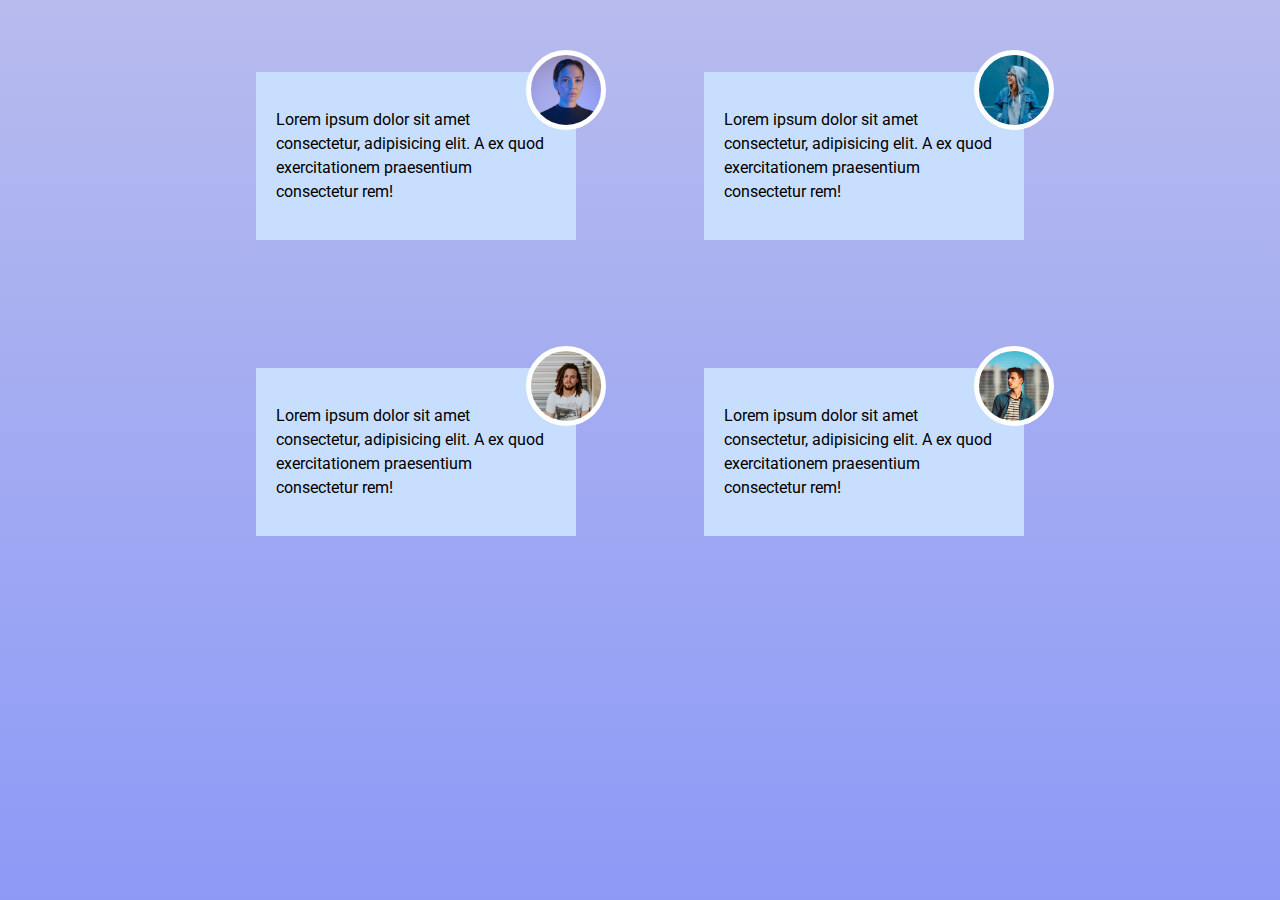
<file: 01. Variables/index.html>
<html lang="en">
  <head>
    <meta charset="UTF-8" />
    <meta http-equiv="X-UA-Compatible" content="IE=edge" />
    <meta name="viewport" content="width=device-width, initial-scale=1.0" />
    <title>Variables</title>
    <link rel="stylesheet" href="index.css" />
  </head>
  <body>
    <section class="container">
      <section class="card">
        <div class="img img-one"></div>
        <p class="info">
          Lorem ipsum dolor sit amet consectetur, adipisicing elit. A ex quod
          exercitationem praesentium consectetur rem!
        </p>
      </section>
      <section class="card">
        <div class="img img-two"></div>
        <p class="info">
          Lorem ipsum dolor sit amet consectetur, adipisicing elit. A ex quod
          exercitationem praesentium consectetur rem!
        </p>
      </section>
      <section class="card">
        <div class="img img-three"></div>
        <p class="info">
          Lorem ipsum dolor sit amet consectetur, adipisicing elit. A ex quod
          exercitationem praesentium consectetur rem!
        </p>
      </section>
      <section class="card">
        <div class="img img-four"></div>
        <p class="info">
          Lorem ipsum dolor sit amet consectetur, adipisicing elit. A ex quod
          exercitationem praesentium consectetur rem!
        </p>
      </section>
    </section>
  </body>
</html>
</file>
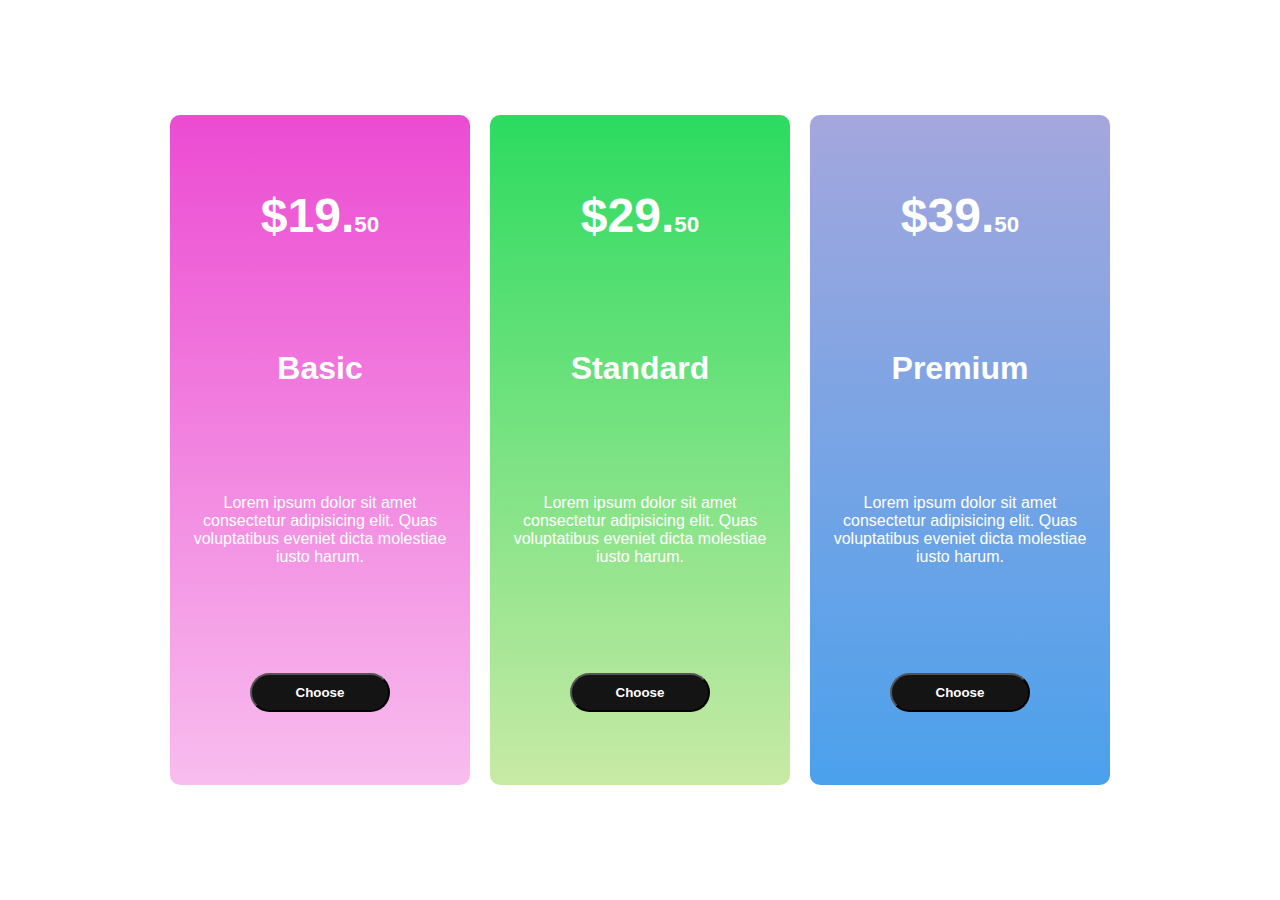
<file: 04. Mixins/index.html>
<html lang="en">
  <head>
    <meta charset="UTF-8" />
    <meta http-equiv="X-UA-Compatible" content="IE=edge" />
    <meta name="viewport" content="width=device-width, initial-scale=1.0" />
    <title>Mixins</title>
    <link rel="stylesheet" href="style.css" />
  </head>
  <body>
    <section class="cards">
      <div class="card card-one">
        <div class="card-content">
          <h1 class="price">$19.<span>50</span></h1>
          <h1 class="card-name">Basic</h1>
          <p class="card-info">
            Lorem ipsum dolor sit amet consectetur adipisicing elit. Quas
            voluptatibus eveniet dicta molestiae iusto harum.
          </p>
          <button>Choose</button>
        </div>
      </div>
      <div class="card card-two">
        <div class="card-content">
          <h1 class="price">$29.<span>50</span></h1>
          <h1 class="card-name">Standard</h1>
          <p class="card-info">
            Lorem ipsum dolor sit amet consectetur adipisicing elit. Quas
            voluptatibus eveniet dicta molestiae iusto harum.
          </p>
          <button>Choose</button>
        </div>
      </div>
      <div class="card card-three">
        <div class="card-content">
          <h1 class="price">$39.<span>50</span></h1>
          <h1 class="card-name">Premium</h1>
          <p class="card-info">
            Lorem ipsum dolor sit amet consectetur adipisicing elit. Quas
            voluptatibus eveniet dicta molestiae iusto harum.
          </p>
          <button>Choose</button>
        </div>
      </div>
    </section>
  </body>
</html>
</file>
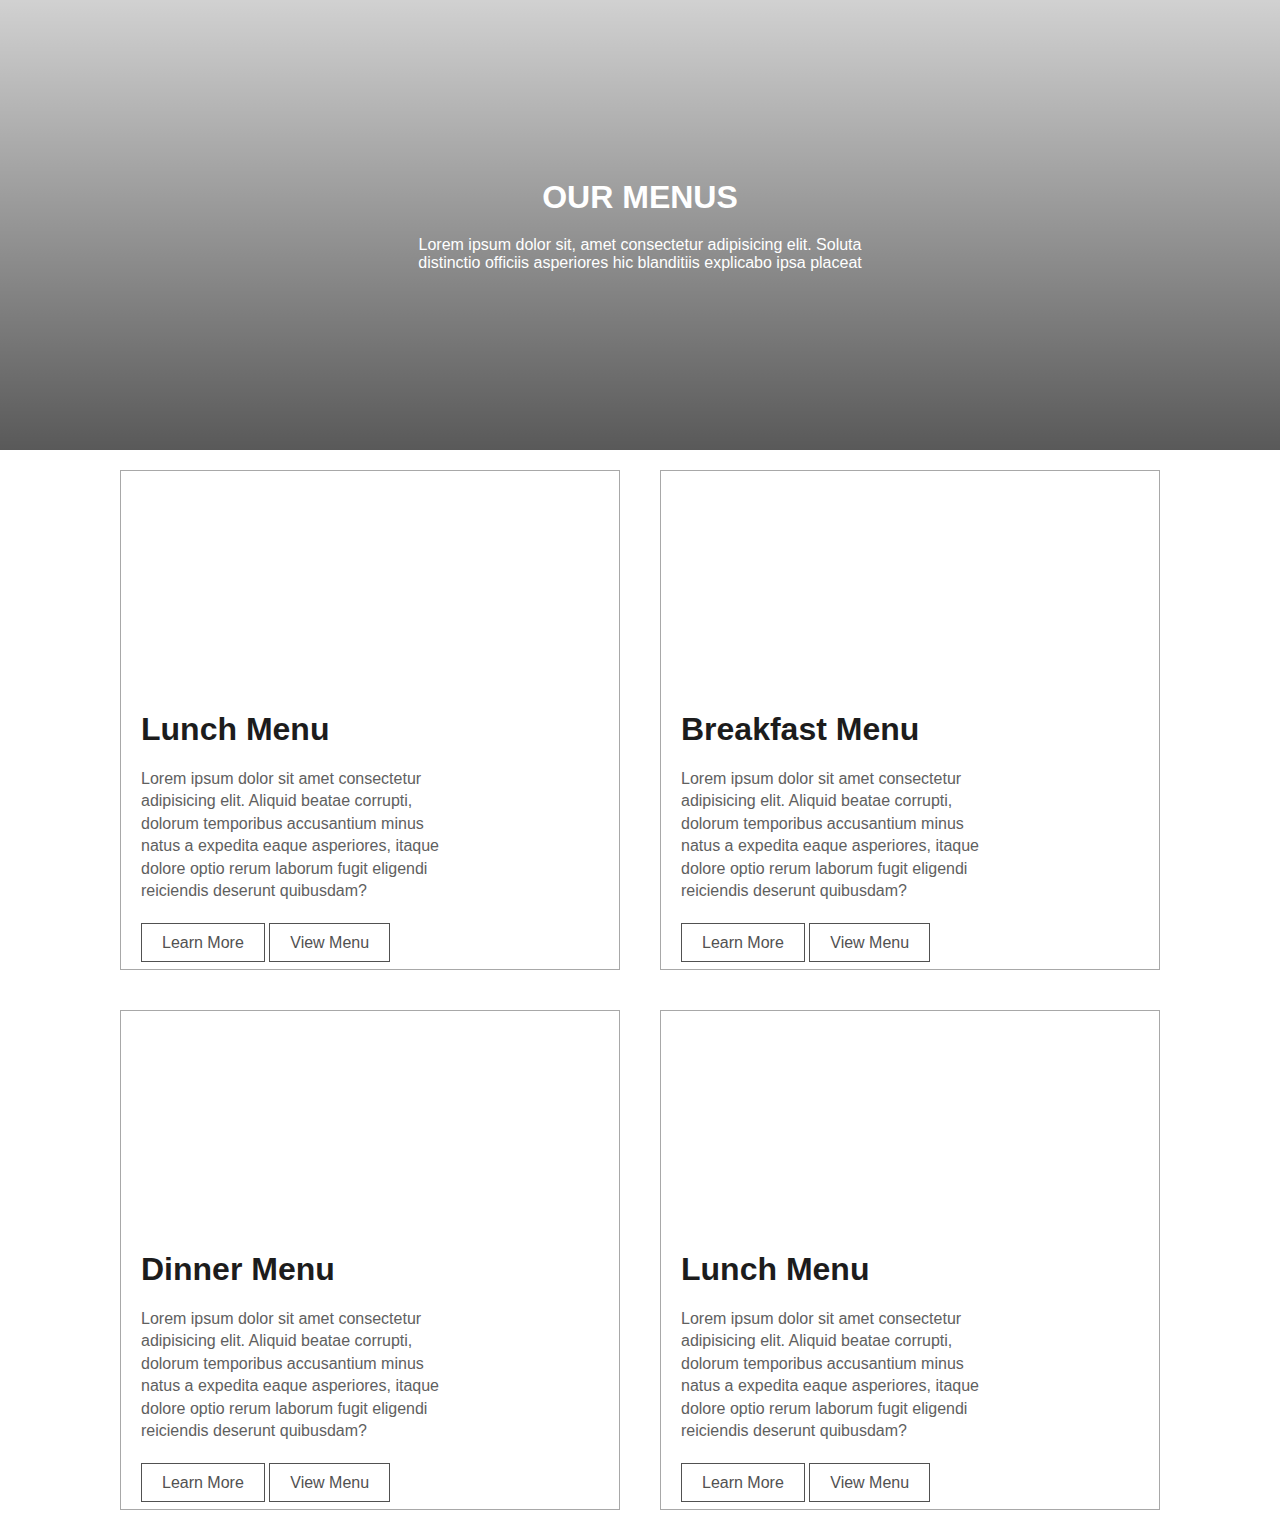
<file: 05. Extends/index.html>
<html lang="en">
  <head>
    <meta charset="UTF-8" />
    <meta http-equiv="X-UA-Compatible" content="IE=edge" />
    <meta name="viewport" content="width=device-width, initial-scale=1.0" />
    <title>@extends</title>
    <link rel="stylesheet" href="style.css" />
  </head>
  <body>
    <header>
      <h1>OUR MENUS</h1>
      <p>
        Lorem ipsum dolor sit, amet consectetur adipisicing elit. Soluta
        distinctio officiis asperiores hic blanditiis explicabo ipsa placeat
      </p>
    </header>

    <section class="container">
      <div class="cards">
        <div class="card">
          <div class="card-img img-one"></div>
          <div class="card-content">
            <h1 class="card-title">Lunch Menu</h1>
            <p>
              Lorem ipsum dolor sit amet consectetur adipisicing elit. Aliquid
              beatae corrupti, dolorum temporibus accusantium minus natus a
              expedita eaque asperiores, itaque dolore optio rerum laborum fugit
              eligendi reiciendis deserunt quibusdam?
            </p>
            <a href="#" class="btn-primary">Learn More</a>
            <a href="#" class="btn-primary">View Menu</a>
          </div>
        </div>
        <div class="card">
          <div class="card-img img-two"></div>
          <div class="card-content">
            <h1 class="card-title">Breakfast Menu</h1>
            <p>
              Lorem ipsum dolor sit amet consectetur adipisicing elit. Aliquid
              beatae corrupti, dolorum temporibus accusantium minus natus a
              expedita eaque asperiores, itaque dolore optio rerum laborum fugit
              eligendi reiciendis deserunt quibusdam?
            </p>
            <a href="#" class="btn-primary">Learn More</a>
            <a href="#" class="btn-primary">View Menu</a>
          </div>
        </div>
        <div class="card">
          <div class="card-img img-three"></div>
          <div class="card-content">
            <h1 class="card-title">Dinner Menu</h1>
            <p>
              Lorem ipsum dolor sit amet consectetur adipisicing elit. Aliquid
              beatae corrupti, dolorum temporibus accusantium minus natus a
              expedita eaque asperiores, itaque dolore optio rerum laborum fugit
              eligendi reiciendis deserunt quibusdam?
            </p>
            <a href="#" class="btn-primary">Learn More</a>
            <a href="#" class="btn-primary">View Menu</a>
          </div>
        </div>
        <div class="card">
          <div class="card-img img-four"></div>
          <div class="card-content">
            <h1 class="card-title">Lunch Menu</h1>
            <p>
              Lorem ipsum dolor sit amet consectetur adipisicing elit. Aliquid
              beatae corrupti, dolorum temporibus accusantium minus natus a
              expedita eaque asperiores, itaque dolore optio rerum laborum fugit
              eligendi reiciendis deserunt quibusdam?
            </p>
            <a href="#" class="btn-primary">Learn More</a>
            <a href="#" class="btn-primary">View Menu</a>
          </div>
        </div>
      </div>
    </section>
  </body>
</html>
</file>
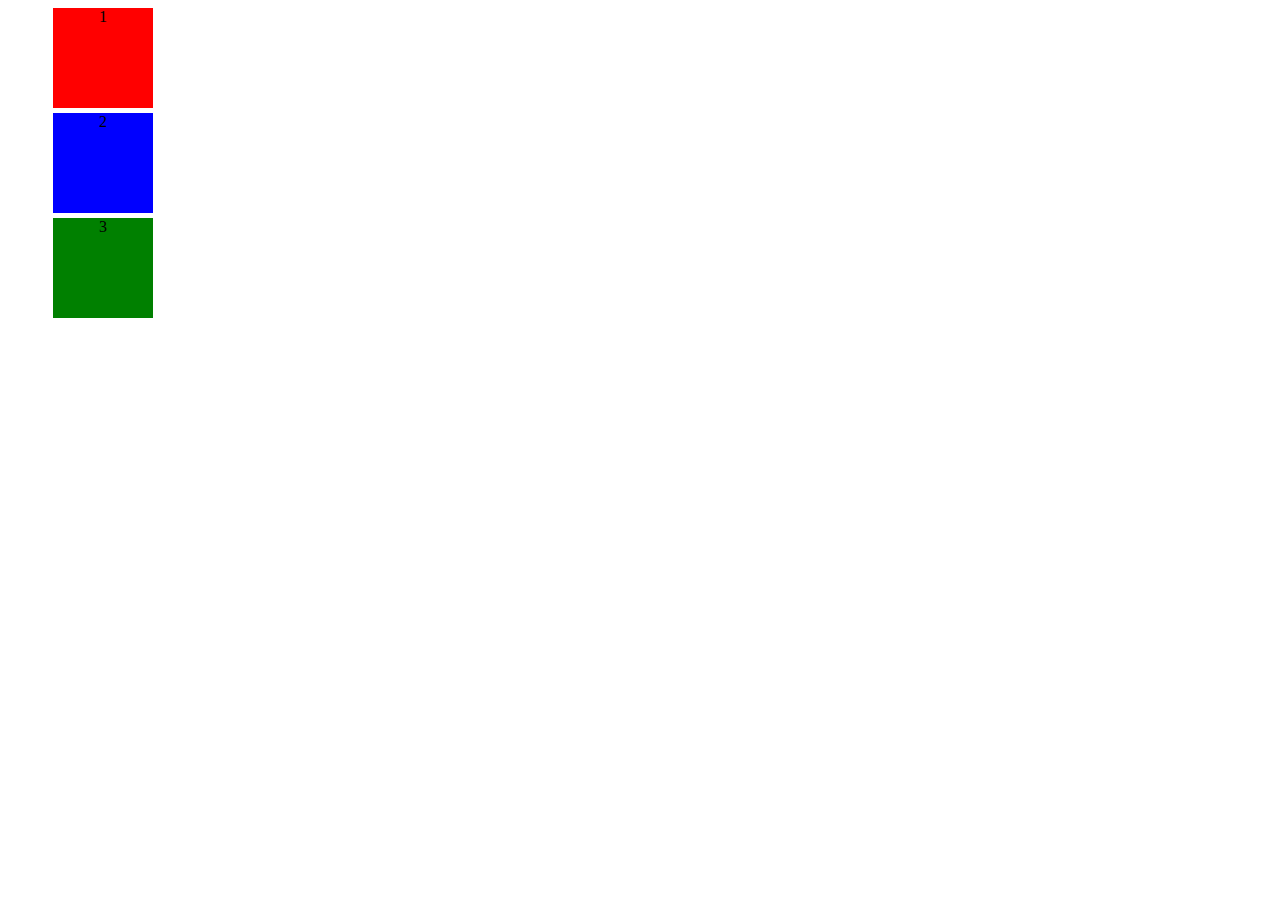
<file: 08. Interpolation/index.html>
<html lang="en">
  <head>
    <meta charset="UTF-8" />
    <meta http-equiv="X-UA-Compatible" content="IE=edge" />
    <meta name="viewport" content="width=device-width, initial-scale=1.0" />
    <title>Interpolation</title>
    <link rel="stylesheet" href="style.css" />
  </head>
  <body>
    <ul>
      <li class="one">1</li>
      <li class="two">2</li>
      <li class="three">3</li>
    </ul>
  </body>
</html>
</file>
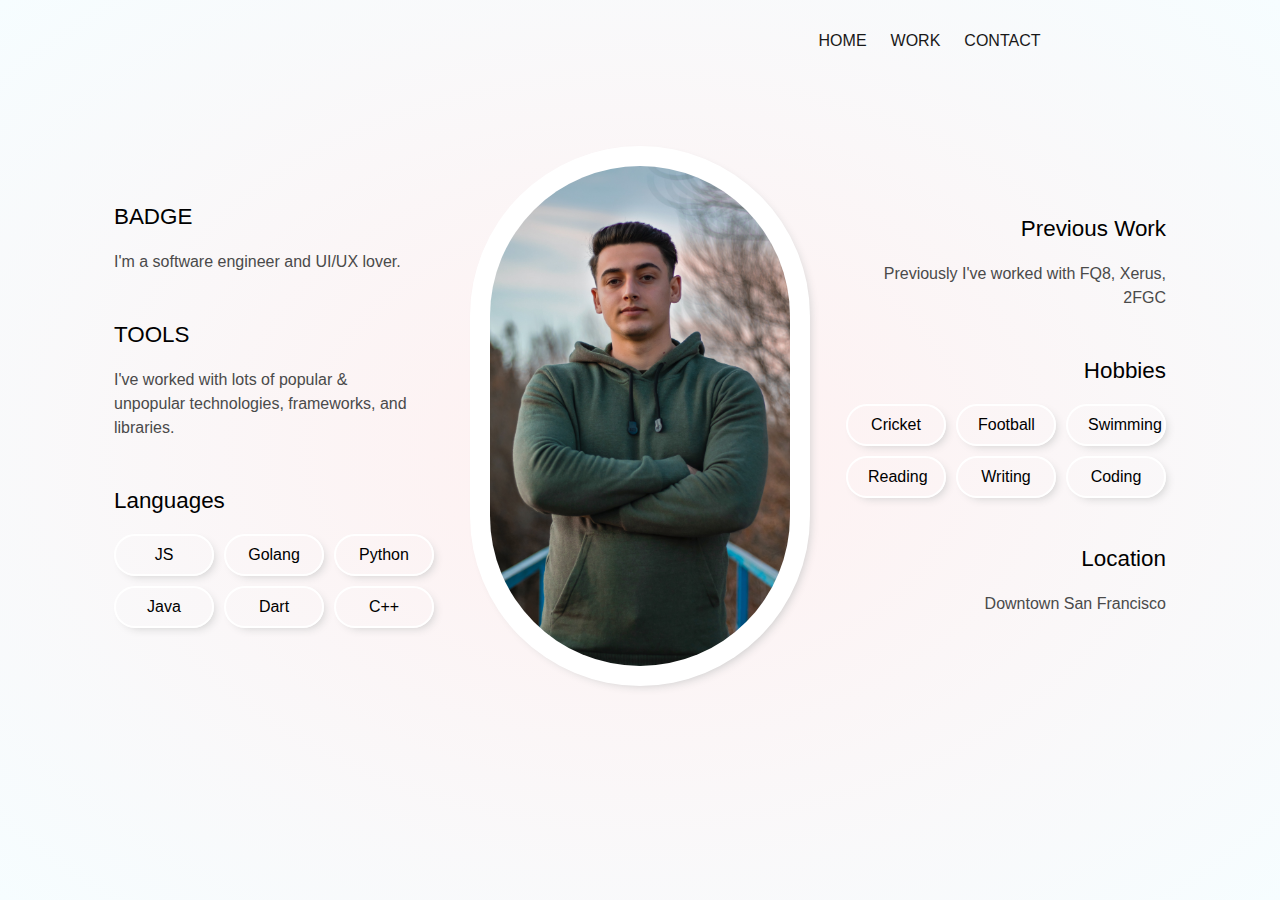
<file: 11. Awesome Header/index.html>
<html lang="en">
  <head>
    <meta charset="UTF-8" />
    <meta http-equiv="X-UA-Compatible" content="IE=edge" />
    <meta name="viewport" content="width=device-width, initial-scale=1.0" />
    <title>Awesome Header</title>
    <link rel="stylesheet" href="style.css" />
    <!-- Font Awesome -->
    <link
      rel="stylesheet"
      href="https://cdnjs.cloudflare.com/ajax/libs/font-awesome/6.3.0/css/all.min.css"
      integrity="sha512-SzlrxWUlpfuzQ+pcUCosxcglQRNAq/DZjVsC0lE40xsADsfeQoEypE+enwcOiGjk/bSuGGKHEyjSoQ1zVisanQ=="
      crossorigin="anonymous"
      referrerpolicy="no-referrer"
    />
  </head>
  <body>
    <nav>
      <div class="icons">
        <i class="fa-brands fa-youtube"></i>
        <i class="fa-brands fa-twitter"></i>
        <i class="fa-brands fa-github"></i>
        <i class="fa-brands fa-instagram"></i>
      </div>
      <ul>
        <li><a href="#">HOME</a></li>
        <li><a href="#">WORK</a></li>
        <li><a href="#">CONTACT</a></li>
      </ul>
    </nav>

    <main>
      <div class="content1">
        <div class="content">
          <p class="badge-label">BADGE</p>
          <p class="info">I'm a software engineer and UI/UX lover.</p>
        </div>
        <div class="content">
          <p class="badge-label">TOOLS</p>
          <p class="info">
            I've worked with lots of popular & unpopular technologies,
            frameworks, and libraries.
          </p>
        </div>
        <div class="content">
          <p class="badge-label">Languages</p>
          <div class="pills-container">
            <p class="pill">JS</p>
            <p class="pill">Golang</p>
            <p class="pill">Python</p>
            <p class="pill">Java</p>
            <p class="pill">Dart</p>
            <p class="pill">C++</p>
          </div>
        </div>
      </div>

      <div class="image-container">
        <div class="image"></div>
      </div>

      <div class="content2">
        <div class="content">
          <p class="badge-label">Previous Work</p>
          <p class="info">Previously I've worked with FQ8, Xerus, 2FGC</p>
        </div>
        <div class="content">
          <p class="badge-label">Hobbies</p>
          <div class="pills-container">
            <p class="pill">Cricket</p>
            <p class="pill">Football</p>
            <p class="pill">Swimming</p>
            <p class="pill">Reading</p>
            <p class="pill">Writing</p>
            <p class="pill">Coding</p>
          </div>
        </div>
        <div class="content">
          <p class="badge-label">Location</p>
          <p class="info">Downtown San Francisco</p>
        </div>
      </div>
    </main>
  </body>
</html>
</file>
<file: 01. Variables/index.css>
@import url("https://fonts.googleapis.com/css2?family=Roboto:wght@300;400&display=swap");
body {
  background: linear-gradient(rgba(165, 170, 233, 0.8), #8c9af6);
}

.container {
  display: flex;
  flex-wrap: wrap;
  justify-content: center;
  align-items: center;
  font-family: "Roboto", sans-serif;
}

.card {
  background: #c8deff;
  max-width: 280px;
  padding: 20px;
  line-height: 24px;
  margin: 4rem;
  position: relative;
}

.img {
  width: 70px;
  height: 70px;
  border-radius: 100%;
  border: 5px solid white;
  position: absolute;
  right: -30px;
  bottom: 110px;
}

.img-one {
  background: url("Images/one.jpg") no-repeat center/cover;
}

.img-two {
  background: url("Images/two.jpg") no-repeat center/cover;
}

.img-three {
  background: url("Images/three.jpg") no-repeat center/cover;
}

.img-four {
  background: url("Images/four.jpg") no-repeat center/cover;
}/*# sourceMappingURL=index.css.map */
</file>
<file: 04. Mixins/style.css>
* {
  margin: 0;
  padding: 0;
  box-sizing: border-box;
}

.cards {
  display: flex;
  flex-wrap: wrap;
  justify-content: center;
  align-items: center;
  height: 100vh;
}

.card {
  width: 300px;
  padding: 20px;
  background: linear-gradient(to bottom, #ec4bd2, rgba(235, 75, 208, 0.3647058824));
  border-radius: 10px;
  color: #fff;
  margin: 10px;
}
.card .card-content {
  display: flex;
  flex-direction: column;
  justify-content: space-around;
  align-items: center;
  text-align: center;
  font-family: sans-serif;
  height: 70%;
}
.card .card-content .price {
  font-size: 3rem;
}
.card .card-content .price span {
  font-size: 1.4rem;
}
.card .card-content .price .card-name {
  font-size: 2rem;
}
.card .card-content .price .card-info {
  font-size: 14px;
  padding: 0 20px;
  line-height: 1.4;
}
.card .card-content button {
  background: #141414;
  color: #fff;
  font-weight: bold;
  padding: 10px 20px;
  width: 140px;
  border-radius: 100px;
  cursor: pointer;
}

.card-two {
  background: linear-gradient(to bottom, #2cdb60, rgba(105, 197, 8, 0.3647058824));
}

.card-three {
  background: linear-gradient(to bottom, rgba(6, 13, 163, 0.3647058824), #4ba1ec);
}/*# sourceMappingURL=style.css.map */
</file>
<file: 05. Extends/style.css>
* {
  margin: 0;
  padding: 0;
  box-sizing: border-box;
}

.flex-center, .container .cards, header {
  display: flex;
  flex-direction: column;
  justify-content: center;
  align-items: center;
  flex-wrap: wrap;
  font-family: sans-serif;
}

header {
  height: 50vh;
  background: linear-gradient(rgba(0, 0, 0, 0.179), rgba(0, 0, 0, 0.65)), url("https://images.unsplash.com/photo-1606787366850-de6330128bfc?ixlib=rb-4.0.3&ixid=MnwxMjA3fDB8MHxwaG90by1wYWdlfHx8fGVufDB8fHx8&auto=format&fit=crop&w=1170&q=80");
  background-repeat: no-repeat;
  background-size: cover;
  color: #fff;
}
header p {
  margin-top: 20px;
  max-width: 500px;
  text-align: center;
}

.container {
  height: 100vh;
}
.container .cards {
  flex-direction: row;
}
.container .cards .card {
  border: 0.6px solid rgb(168, 168, 168);
  width: 500px;
  height: 500px;
  padding: 20px;
  margin: 20px;
  font-family: sans-serif;
}
.container .cards .card .card-img, .container .cards .card .img-four, .container .cards .card .img-three, .container .cards .card .img-two {
  background-image: url("https://images.unsplash.com/photo-1543352634-99a5d50ae78e?ixlib=rb-4.0.3&ixid=MnwxMjA3fDB8MHxwaG90by1wYWdlfHx8fGVufDB8fHx8&auto=format&fit=crop&w=2071&q=80");
  background-repeat: no-repeat;
  background-size: cover;
  width: 100%;
  height: 200px;
  margin-bottom: 20px;
}
.container .cards .card .img-two {
  background-image: url("https://images.unsplash.com/photo-1657299170932-e75407883a6a?ixlib=rb-4.0.3&ixid=MnwxMjA3fDF8MHxwaG90by1wYWdlfHx8fGVufDB8fHx8&auto=format&fit=crop&w=1171&q=80");
}
.container .cards .card .img-three {
  background-image: url("https://images.unsplash.com/photo-1490645935967-10de6ba17061?ixlib=rb-4.0.3&ixid=MnwxMjA3fDB8MHxwaG90by1wYWdlfHx8fGVufDB8fHx8&auto=format&fit=crop&w=2053&q=80");
}
.container .cards .card .img-four {
  background-image: url("https://images.unsplash.com/photo-1594046243098-0fceea9d451e?ixlib=rb-4.0.3&ixid=MnwxMjA3fDB8MHxwaG90by1wYWdlfHx8fGVufDB8fHx8&auto=format&fit=crop&w=1170&q=80");
}
.container .cards .card p {
  margin-bottom: 2rem;
  max-width: 300px;
  line-height: 1.4;
  color: rgb(96, 96, 96);
}
.container .cards .card .card-title {
  margin-bottom: 20px;
  color: rgb(28, 28, 28);
}
.container .cards .card .btn-primary {
  text-decoration: none;
  color: #515151;
  border: 1px solid #515151;
  padding: 10px 20px;
}/*# sourceMappingURL=style.css.map */
</file>
<file: 08. Interpolation/style.css>
li {
  width: 100px;
  height: 100px;
  list-style-type: none;
  margin: 5px;
  text-align: center;
}

.one {
  background: red;
}

.two {
  background: blue;
}

.three {
  background: green;
}/*# sourceMappingURL=style.css.map */
</file>
<file: 11. Awesome Header/style.css>
* {
  padding: 0;
  margin: 0;
  box-sizing: border-box;
}

body {
  background: radial-gradient(#fff0f0, #f6fdff);
}

nav {
  display: flex;
  justify-content: space-around;
  align-items: center;
  margin-top: 2rem;
}
nav .icons i {
  margin-left: 20px;
  font-size: 20px;
  cursor: pointer;
}
nav ul li {
  display: inline;
  margin-left: 20px;
  list-style: none;
}
nav ul li a {
  text-decoration: none;
  font-family: sans-serif;
  color: #181818;
}

main {
  display: flex;
  justify-content: space-around;
  align-items: center;
  flex-wrap: wrap;
  margin: 6rem;
}

.image-container {
  background: #fff;
  border-radius: 200px;
  padding: 20px;
  box-shadow: 4px 4px 10px -4px #ccc;
}
.image-container .image {
  background: url(meysam-jarahkar-LI7jB1925j0-unsplash.jpg);
  background-repeat: no-repeat;
  background-size: cover;
  background-position: center;
  width: 300px;
  height: 500px;
  border-radius: 200px;
}

.content {
  margin: 3rem 0;
  font-family: sans-serif;
}
.content .badge-label {
  margin-bottom: 20px;
  font-size: 1.4rem;
}
.content p.info {
  width: 300px;
  color: #4a4a4a;
  line-height: 1.5;
}

.pills-container {
  display: grid;
  grid-template-columns: 100px 100px 100px;
  gap: 10px;
}
.pills-container .pill {
  border: 2px solid white;
  box-shadow: 4px 4px 10px -4px #ccc;
  padding: 10px 20px;
  border-radius: 100px;
  width: 100px;
  text-align: center;
}

.content2 {
  text-align: right;
}
.content2 .info {
  transform: translateX(20px);
}/*# sourceMappingURL=style.css.map */
</file>
